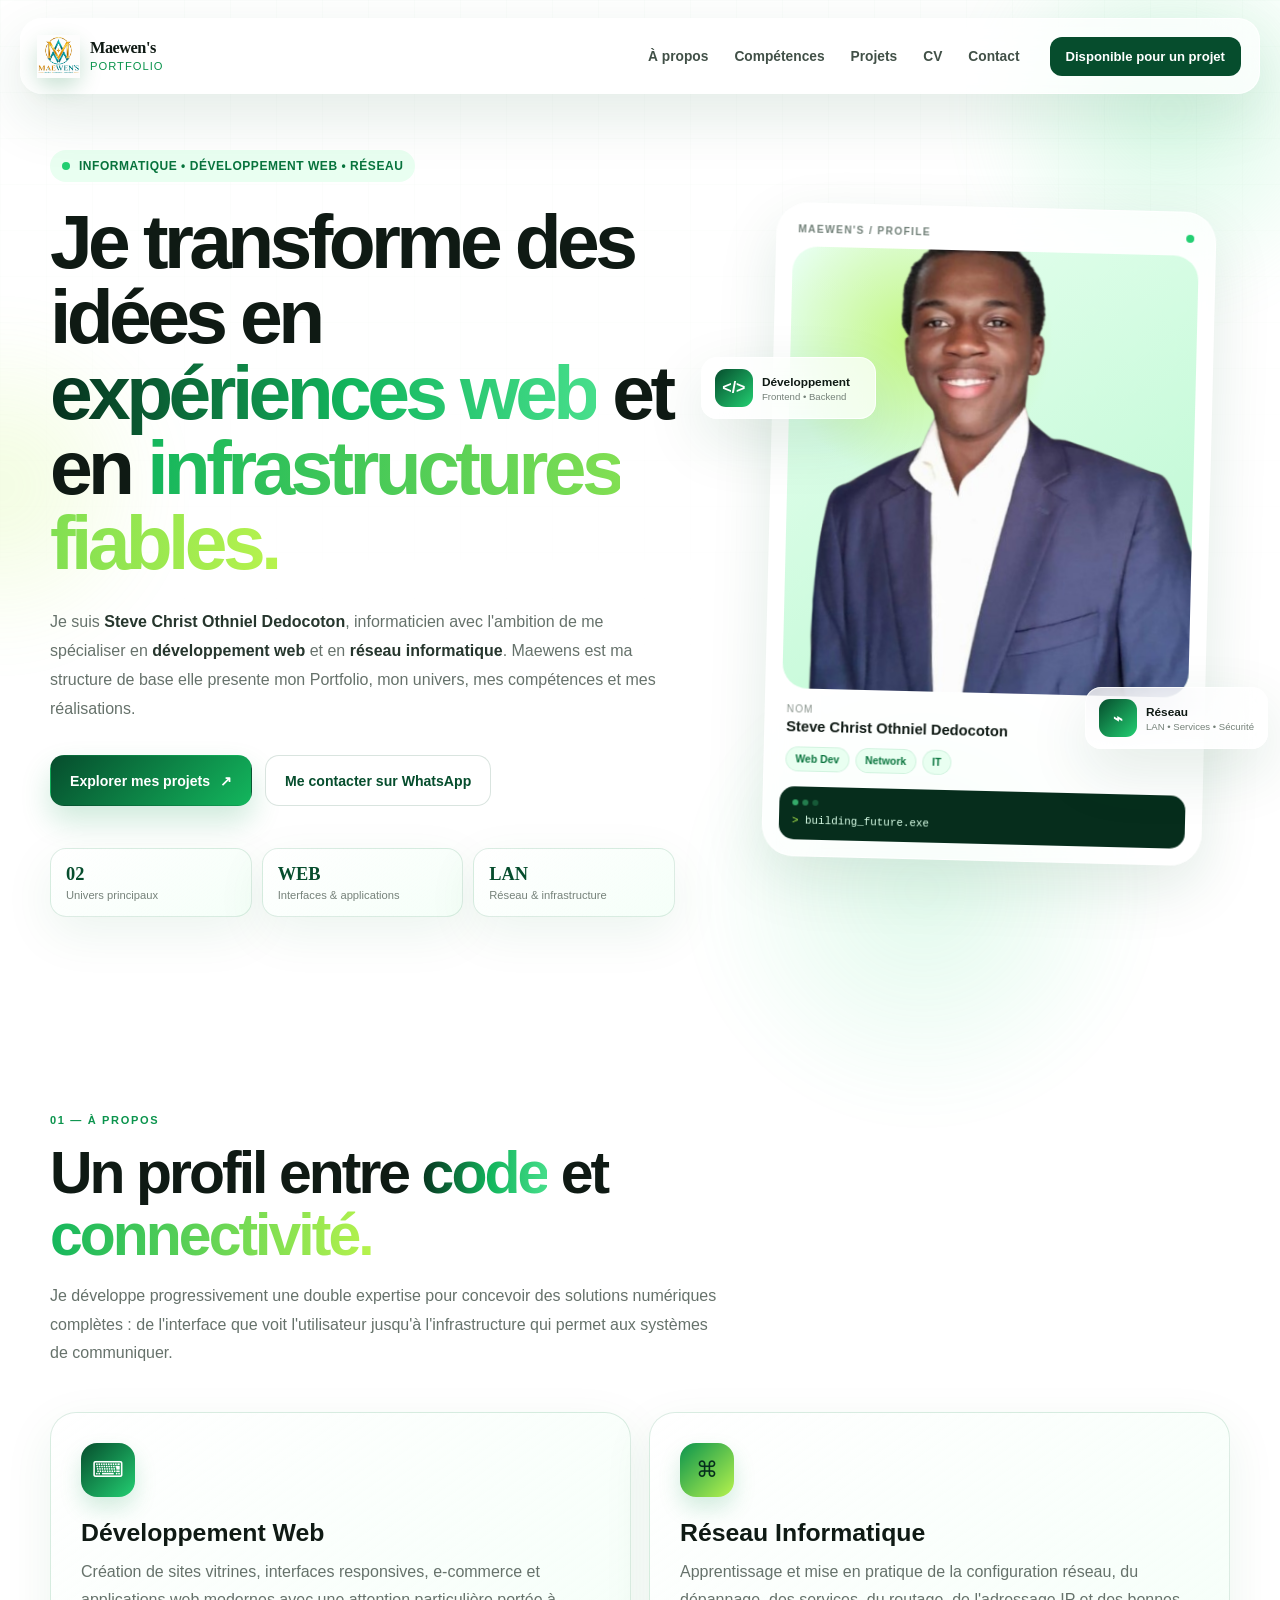
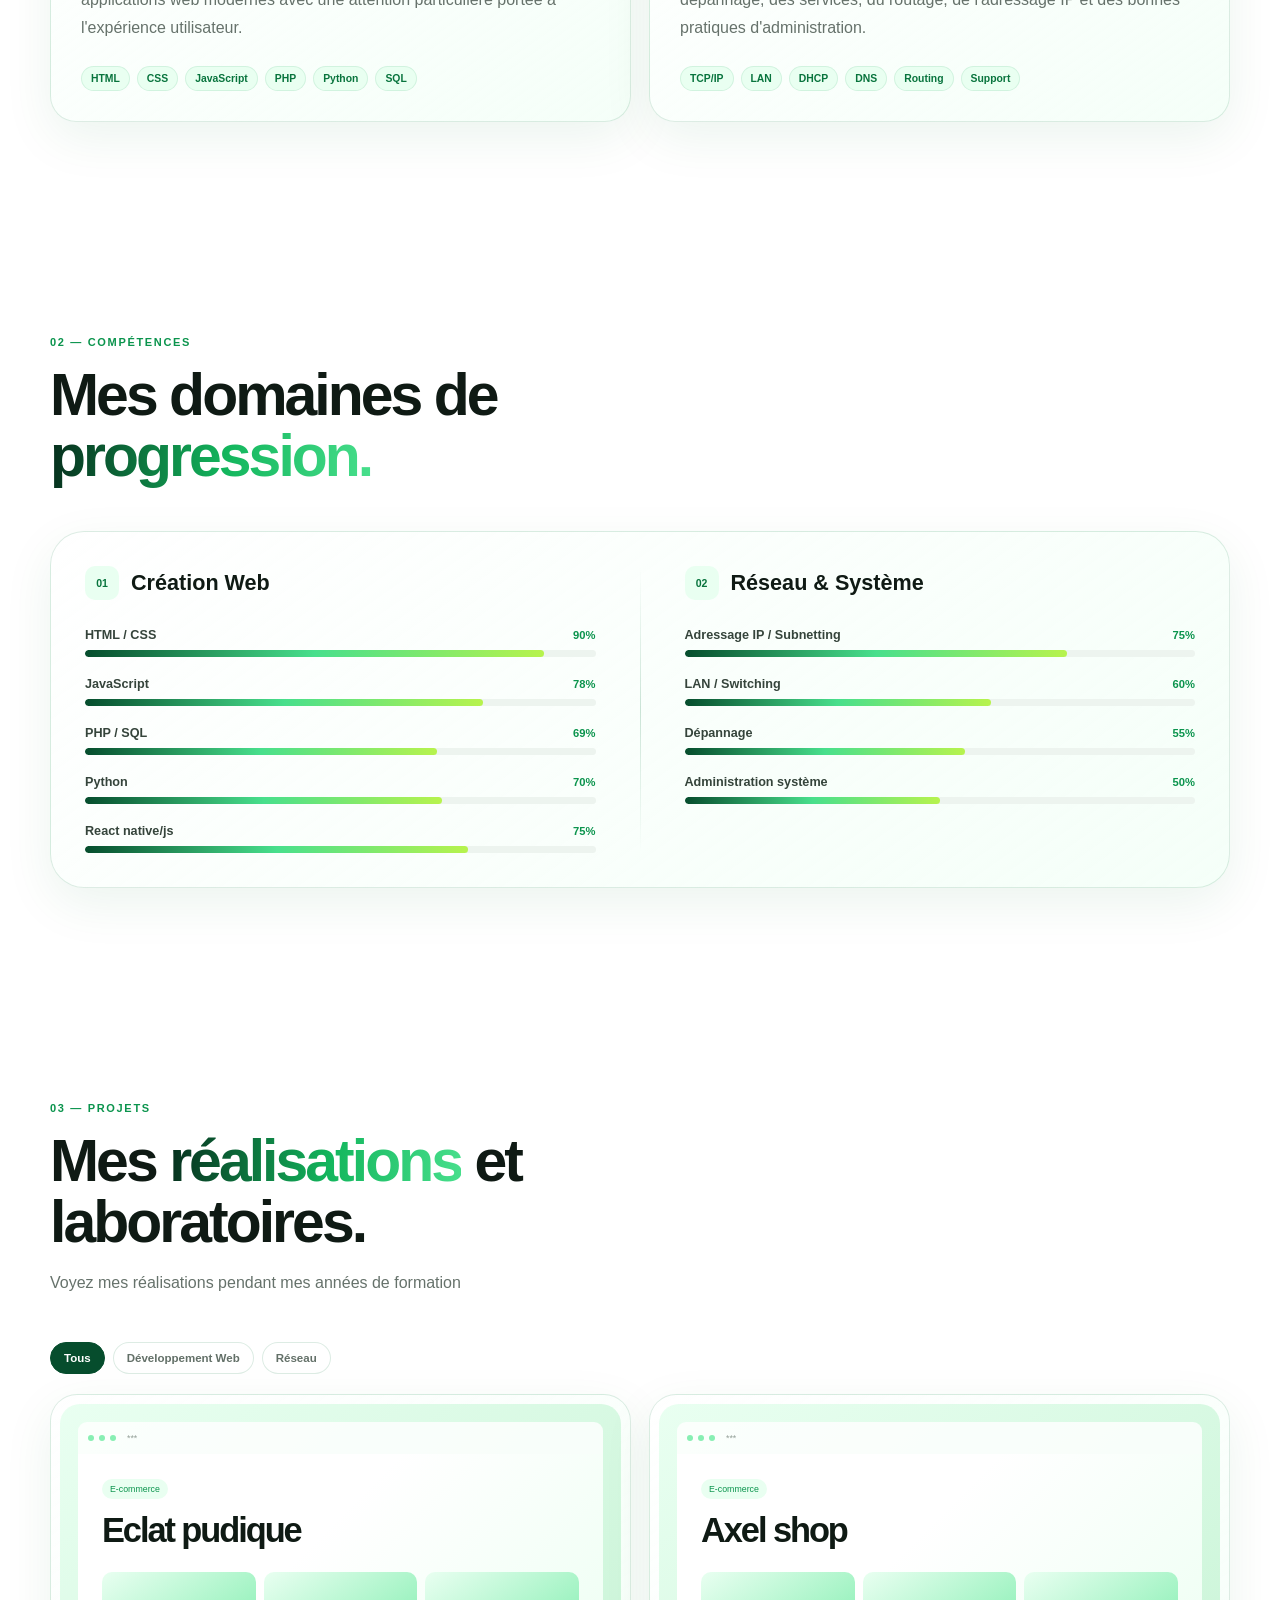
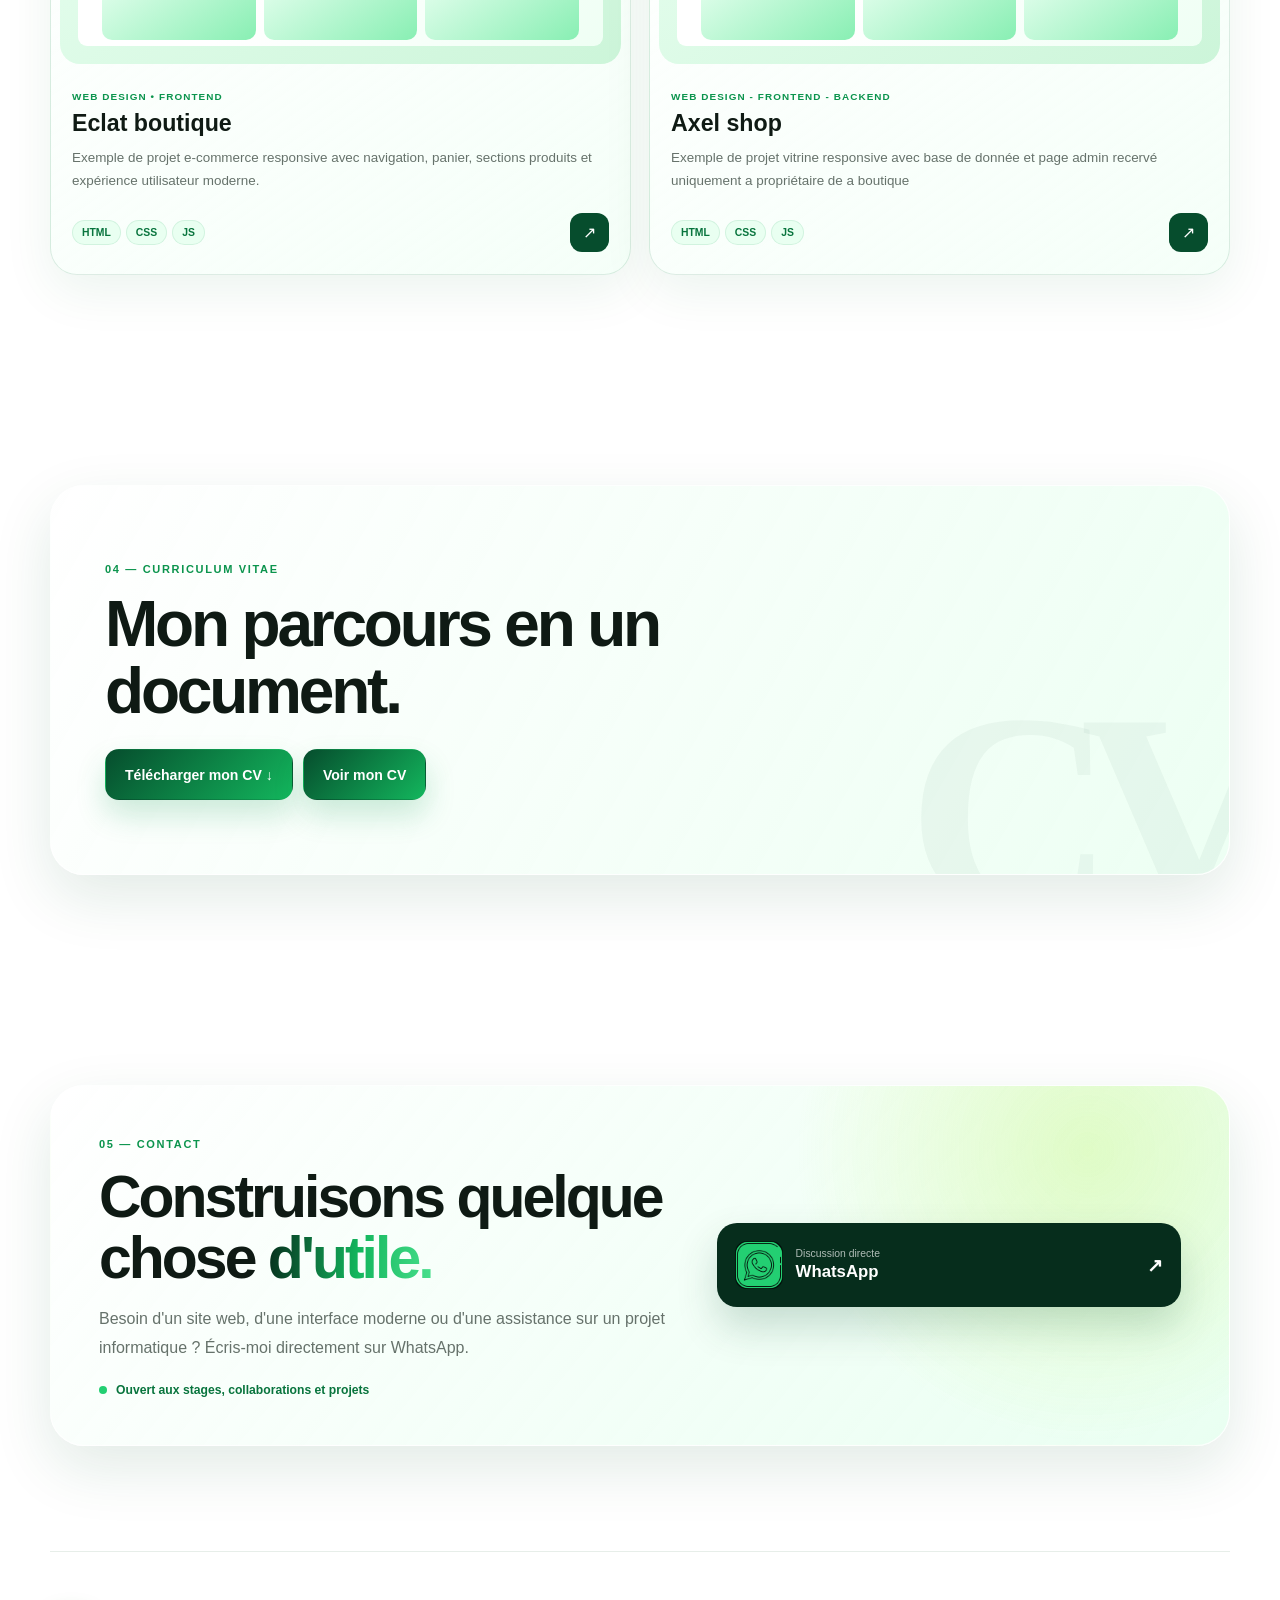
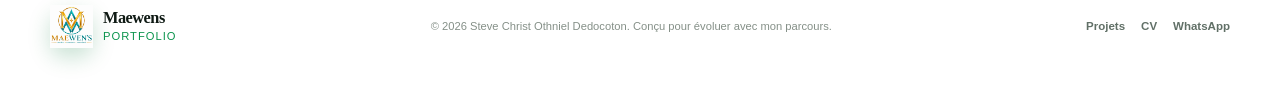
<file: index.html>
<!DOCTYPE html>
<html lang="fr">
<head>
  <meta charset="UTF-8" />
  <meta name="viewport" content="width=device-width, initial-scale=1.0" />
 
  <title>Maewens Portfolio | Steve Christ Othniel Dedocoton</title>
  <link rel="stylesheet" href="style.css" />
</head>

<body>
  <div class="bg-orb orb-1"></div>
  <div class="bg-orb orb-2"></div>
  <div class="bg-orb orb-3"></div>
  <div class="grid-overlay"></div>

  <header class="header glass">
    <a href="#accueil" class="brand" aria-label="Accueil Maewens Portfolio">
      <span class="brand-mark"><img src="maewens.png" alt="Maewens"></span>
      <span>
        <strong>Maewen's</strong>
        <small>portfolio</small>
      </span>
    </a>

    <nav class="desktop-nav" aria-label="Navigation principale">
      <a href="#apropos">À propos</a>
      <a href="#competences">Compétences</a>
      <a href="#projets">Projets</a>
      <a href="#cv">CV</a>
      <a href="#contact">Contact</a>
    </nav>

    <a class="header-cta" href="#contact">Disponible pour un projet</a>
  </header>

  <main>
    <section class="hero" id="accueil">
      <div class="hero-copy reveal">
        <div class="eyebrow">
          <span class="pulse-dot"></span>
          Informatique • Développement web • Réseau
        </div>

        <h1>
          Je transforme des idées en
          <span class="gradient-text">expériences web</span>
          et en
          <span class="gradient-text alt">infrastructures fiables.</span>
        </h1>

        <p class="hero-intro">
          Je suis <strong>Steve Christ Othniel Dedocoton</strong>, informaticien avec l'ambition
          de me spécialiser en <strong>développement web</strong> et en
          <strong>réseau informatique</strong>. Maewens est ma structure de base elle presente mon Portfolio, mon univers,
          mes compétences et mes réalisations.
        </p>

        <div class="hero-actions">
          <a href="#projets" class="btn btn-primary">Explorer mes projets <span>↗</span></a>
          <a href="#contact" class="btn btn-secondary">Me contacter sur WhatsApp</a>
        </div>

        <div class="hero-stats">
          <div class="stat glass-card">
            <strong>02</strong>
            <span>Univers principaux</span>
          </div>
          <div class="stat glass-card">
            <strong>WEB</strong>
            <span>Interfaces & applications</span>
          </div>
          <div class="stat glass-card">
            <strong>LAN</strong>
            <span>Réseau & infrastructure</span>
          </div>
        </div>
      </div>

      <div class="hero-visual reveal">
        <div class="profile-card glass">
          <div class="profile-topline">
            <span>MAEWEN'S / PROFILE</span>
            <span class="status-dot"></span>
          </div>

          <div class="photo-frame" id="photoFrame">
            <img id="profileImage" src="mon_image-removebg-preview.png" alt="Photo de Steve Christ Othniel Dedocoton">
            <label for="profileUpload" class="photo-upload">
              
            </label>
            <input id="profileUpload" type="file" accept="image/*">
          </div>

          <div class="profile-meta">
            <div>
              <span class="profile-label">Nom</span>
              <strong>Steve Christ Othniel Dedocoton</strong>
            </div>
            <div class="profile-tags">
              <span>Web Dev</span>
              <span>Network</span>
              <span>IT</span>
            </div>
          </div>

          <div class="mini-console">
            <div class="console-dots"><i></i><i></i><i></i></div>
            <code><span>&gt;</span> building_future.exe <b class="typing"></b></code>
          </div>
        </div>

        <div class="floating-chip chip-code glass">
          <span class="chip-icon">&lt;/&gt;</span>
          <div><strong>Développement</strong><small>Frontend • Backend</small></div>
        </div>

        <div class="floating-chip chip-network glass">
          <span class="chip-icon">⌁</span>
          <div><strong>Réseau</strong><small>LAN • Services • Sécurité</small></div>
        </div>
      </div>
    </section>

    <section class="section" id="apropos">
      <div class="section-heading reveal">
        <span class="section-kicker">01 — À PROPOS</span>
        <h2>Un profil entre <span class="gradient-text">code</span> et <span class="gradient-text alt">connectivité.</span></h2>
        <p>Je développe progressivement une double expertise pour concevoir des solutions numériques complètes : de l'interface que voit l'utilisateur jusqu'à l'infrastructure qui permet aux systèmes de communiquer.</p>
      </div>

      <div class="about-grid">
        <article class="about-card glass-card reveal tilt-card">
          <div class="icon-box">⌨</div>
          <h3>Développement Web</h3>
          <p>Création de sites vitrines, interfaces responsives, e-commerce et applications web modernes avec une attention particulière portée à l'expérience utilisateur.</p>
          <div class="tech-list">
            <span>HTML</span><span>CSS</span><span>JavaScript</span><span>PHP</span><span>Python</span><span>SQL</span>
          </div>
        </article>

        <article class="about-card glass-card reveal tilt-card">
          <div class="icon-box network-icon">⌘</div>
          <h3>Réseau Informatique</h3>
          <p>Apprentissage et mise en pratique de la configuration réseau, du dépannage, des services, du routage, de l'adressage IP et des bonnes pratiques d'administration.</p>
          <div class="tech-list">
            <span>TCP/IP</span><span>LAN</span><span>DHCP</span><span>DNS</span><span>Routing</span><span>Support</span>
          </div>
        </article>
      </div>
    </section>

    <section class="section" id="competences">
      <div class="section-heading reveal">
        <span class="section-kicker">02 — COMPÉTENCES</span>
        <h2>Mes domaines de <span class="gradient-text">progression.</span></h2>
      </div>

      <div class="skills-board glass-card reveal">
        <div class="skill-column">
          <div class="skill-title">
            <span>01</span>
            <h3>Création Web</h3>
          </div>

          <div class="skill-item">
            <div class="skill-line"><span>HTML / CSS</span><b>90%</b></div>
            <div class="bar"><i style="--level:90%"></i></div>
          </div>
          <div class="skill-item">
            <div class="skill-line"><span>JavaScript</span><b>78%</b></div>
            <div class="bar"><i style="--level:78%"></i></div>
          </div>
          <div class="skill-item">
            <div class="skill-line"><span>PHP / SQL</span><b>69%</b></div>
            <div class="bar"><i style="--level:69%"></i></div>
          </div>
          <div class="skill-item">
            <div class="skill-line"><span>Python</span><b>70%</b></div>
            <div class="bar"><i style="--level:70%"></i></div>
          </div>
          <div class="skill-item">
            <div class="skill-line"><span>React native/js</span><b>75%</b></div>
            <div class="bar"><i style="--level:75%"></i></div>
          </div>
        </div>

        <div class="skills-divider"></div>

        <div class="skill-column">
          <div class="skill-title">
            <span>02</span>
            <h3>Réseau & Système</h3>
          </div>

          <div class="skill-item">
            <div class="skill-line"><span>Adressage IP / Subnetting</span><b>75%</b></div>
            <div class="bar"><i style="--level:75%"></i></div>
          </div>
          <div class="skill-item">
            <div class="skill-line"><span>LAN / Switching</span><b>60%</b></div>
            <div class="bar"><i style="--level:60%"></i></div>
          </div>
          <div class="skill-item">
            <div class="skill-line"><span>Dépannage</span><b>55%</b></div>
            <div class="bar"><i style="--level:55%"></i></div>
          </div>
          <div class="skill-item">
            <div class="skill-line"><span>Administration système</span><b>50%</b></div>
            <div class="bar"><i style="--level:50%"></i></div>
          </div>
        </div>
      </div>

    </section>

    <section class="section projects-section" id="projets">
      <div class="section-heading reveal">
        <span class="section-kicker">03 — PROJETS</span>
        <h2>Mes <span class="gradient-text">réalisations</span> et laboratoires.</h2>
        <p>Voyez mes réalisations pendant mes années de formation</p>
      </div>

      <div class="project-filters reveal">
        <button class="filter-btn active" data-filter="all">Tous</button>
        <button class="filter-btn" data-filter="web">Développement Web</button>
        <button class="filter-btn" data-filter="network">Réseau</button>
      </div>

      <div class="projects-grid">
        <article class="project-card glass-card reveal" data-category="web">
          <div class="project-preview preview-store">
            <div class="browser-bar"><i></i><i></i><i></i><span><a href="#">***</a></span></div>
            <div class="mock-content">
              <span class="mock-pill">E-commerce</span>
              <h4>Eclat pudique</h4>
              <div class="mock-products"><i></i><i></i><i></i></div>
            </div>
          </div>
          <div class="project-body">
            <div class="project-type">WEB DESIGN • FRONTEND</div>
            <h3>Eclat boutique</h3>
            <p>Exemple de projet e-commerce responsive avec navigation, panier, sections produits et expérience utilisateur moderne.</p>
            <div class="project-footer">
              <div class="tags"><span>HTML</span><span>CSS</span><span>JS</span></div>
              <a href="e-cormecre1.html" class="project-link" aria-label="Lien du projet Eclat pudique boutique">↗</a>
            </div>
          </div>
        </article>


        <article class="project-card glass-card reveal" data-category="web">
          <div class="project-preview preview-store">
            <div class="browser-bar"><i></i><i></i><i></i><span><a href="#">***</a></span></div>
            <div class="mock-content">
              <span class="mock-pill">E-commerce</span>
              <h4>Axel shop</h4>
              <div class="mock-products"><i></i><i></i><i></i></div>
            </div>
          </div>
          <div class="project-body">
            <div class="project-type">WEB DESIGN - FRONTEND - BACKEND</div>
            <h3>Axel shop</h3>
            <p>Exemple de projet vitrine responsive avec base de donnée et page admin recervé uniquement a propriétaire de a boutique </p>
            <div class="project-footer">
              <div class="tags"><span>HTML</span><span>CSS</span><span>JS</span></div>
              <a href="boutaxel.html" class="project-link" aria-label="Lien du projet axel boutique">↗</a>
            </div>
          </div>
        </article>      
        
      </div>
    </section>

    <section class="section" id="cv">
      <div class="cv-card glass reveal">
        <div class="cv-decoration">CV</div>
        <div class="cv-content">
          <span class="section-kicker">04 — CURRICULUM VITAE</span>
          <h2>Mon parcours en un document.</h2>
          
          <div class="cv-actions">
            <a class="btn btn-primary" href="admissible au Bts 2025 - 2026.pdf" download>Télécharger mon CV ↓</a>
            <a class="btn btn-primary" href="admissible au Bts 2025 - 2026.pdf"  rel="noopener noreferrer" class="btn-cv">
                Voir mon CV
            </a>
          </div>


        </div>
      </div>
    </section>

    <section class="section contact-section" id="contact">
      <div class="contact-card glass reveal">
        <div>
          <span class="section-kicker">05 — CONTACT</span>
          <h2>Construisons quelque chose <span class="gradient-text">d'utile.</span></h2>
          <p>Besoin d'un site web, d'une interface moderne ou d'une assistance sur un projet informatique ? Écris-moi directement sur WhatsApp.</p>

          <div class="availability">
            <span class="pulse-dot"></span>
            Ouvert aux stages, collaborations et projets
          </div>
        </div>

        <div class="contact-action">
          <a id="whatsappBtn" class="whatsapp-btn" href="#" target="_blank" rel="noopener">
            <span class="wa-icon"><img src="whats.jpeg" alt="what"></span>
            <span>
              <small>Discussion directe</small>
              <strong>WhatsApp</strong>
            </span>
            <b>↗</b>
          </a>

        </div>
      </div>
    </section>
  </main>

  <footer>
    <a href="#accueil" class="brand footer-brand">
      <span class="brand-mark"><img src="maewens.png" alt="Maewens"></span>
      <span><strong>Maewens</strong><small>portfolio</small></span>
    </a>

    <p>© <span id="year"></span> Steve Christ Othniel Dedocoton. Conçu pour évoluer avec mon parcours.</p>

    <div class="footer-links">
      <a href="#projets">Projets</a>
      <a href="#cv">CV</a>
      <a href="#contact">WhatsApp</a>
    </div>
  </footer>

  <button class="back-to-top glass" id="backToTop" aria-label="Retour en haut">↑</button>

  <script src="script.js"></script>
</body>
</html>
</file>
<file: style.css>
:root {
  --white: #ffffff;
  --ink: #0f1a14;
  --muted: #66726b;
  --green-950: #062d1c;
  --green-900: #064d2d;
  --green-800: #08743d;
  --green-700: #0b944d;
  --green-600: #13b65d;
  --green-500: #23cf72;
  --green-400: #48df8c;
  --green-300: #88efb3;
  --green-200: #c8f8da;
  --green-100: #e9fff1;
  --green-lime: #b7f34d;
  --glass: rgba(255,255,255,.68);
  --border: rgba(18, 122, 63, .14);
  --shadow: 0 22px 60px rgba(17, 87, 49, .12);
  --radius-xl: 34px;
  --radius-lg: 26px;
  --radius-md: 18px;
  --container: 1180px;
}

*{ 
  box-sizing: border-box; 
  margin: 0; 
  padding: 0; 
}

html { 
  scroll-behavior: smooth; 
}

body {
  font-family: "Manrope", sans-serif;
  background: var(--white);
  color: var(--ink);
  min-height: 100vh;
  overflow-x: hidden;
}

body.menu-open { 
  overflow: hidden; 
}

a { 
  color: inherit; 
  text-decoration: none; 
}
button, input { 
  font: inherit; 
}
img { 
  max-width: 100%; 
  display: block; 
}

.grid-overlay {
  position: fixed;
  inset: 0;
  pointer-events: none;
  z-index: -4;
  opacity: .45;
  background-image:
  linear-gradient(rgba(11,148,77,.035) 1px, transparent 1px),
  linear-gradient(90deg, rgba(11,148,77,.035) 1px, transparent 1px);
  background-size: 46px 46px;
  mask-image: linear-gradient(to bottom, #000, transparent 86%);
}

.bg-orb {
  position: fixed;
  border-radius: 999px;
  filter: blur(28px);
  opacity: .33;
  z-index: -5;
  pointer-events: none;
}
.orb-1 {
  width: 420px; height: 420px;
  background: radial-gradient(circle, var(--green-300), transparent 67%);
  top: -100px; right: -100px;
}
.orb-2 {
  width: 360px; height: 360px;
  background: radial-gradient(circle, var(--green-lime), transparent 68%);
  top: 34%; left: -180px;
  opacity: .18;
}
.orb-3 {
  width: 460px; height: 460px;
  background: radial-gradient(circle, var(--green-400), transparent 70%);
  bottom: -220px; right: 10%;
  opacity: .16;
}

.glass {
  background: rgba(255,255,255,.72);
  border: 1px solid rgba(255,255,255,.84);
  box-shadow: var(--shadow);
  backdrop-filter: blur(25px);
  -webkit-backdrop-filter: blur(25px);
}

.glass-card {
  background:
    linear-gradient(145deg, rgba(255,255,255,.86), rgba(238,255,244,.6));
  border: 1px solid var(--border);
  box-shadow: 0 16px 50px rgba(11, 112, 57, .08);
  backdrop-filter: blur(15px);
  -webkit-backdrop-filter: blur(15px);
}

.header {
  width: min(calc(100% - 34px), 1240px);
  height: 76px;
  padding: 0 18px 0 16px;
  position: fixed;
  top: 18px;
  left: 50%;
  transform: translateX(-50%);
  border-radius: 22px;
  z-index: 100;
  display: flex;
  align-items: center;
  gap: 30px;
}

.brand {
  display: inline-flex;
  align-items: center;
  gap: 10px;
  min-width: max-content;
}

.brand-mark {
  width: 43px; height: 43px;
  border-radius: 13px;
  display: grid;
  place-items: center;
  background: linear-gradient(135deg, var(--green-900), var(--green-500));
  color: white;
  font-family: "Space Grotesk", sans-serif;
  font-weight: 700;
  box-shadow: 0 9px 22px rgba(5, 117, 54, .22);
}

.brand > span:last-child { 
  display: flex; 
  flex-direction: column; 
  line-height: 1; 
}
.brand strong { 
  font-family: "Space Grotesk"; 
  letter-spacing: -.03em; 
  font-size: 1.02rem; 
}
.brand small { 
  font-size: .7rem; 
  color: var(--green-700); 
  margin-top: 4px; 
  letter-spacing: .09em; 
  text-transform: uppercase; 
}

.desktop-nav {
  display: flex;
  align-items: center;
  justify-content: center;
  gap: 26px;
  margin-left: auto;
}

.desktop-nav a {
  font-size: .86rem;
  color: #415047;
  font-weight: 600;
  transition: .25s ease;
  position: relative;
}

.desktop-nav a::after {
  content: "";
  position: absolute;
  left: 0; right: 0;
  bottom: -8px;
  height: 2px;
  background: var(--green-600);
  transform: scaleX(0);
  transform-origin: center;
  transition: .25s ease;
}

.desktop-nav a:hover { 
  color: var(--green-800); 
}
.desktop-nav a:hover::after { 
  transform: scaleX(1); 
}

.header-cta {
  font-size: .82rem;
  font-weight: 800;
  color: white;
  background: var(--green-900);
  padding: 12px 16px;
  border-radius: 12px;
  transition: .25s ease;
}
.header-cta:hover { 
  transform: translateY(-2px); 
  background: var(--green-700); 
}

.menu-toggle {
  display: none;
  width: 46px; height: 46px;
  border: 0;
  background: var(--green-100);
  border-radius: 13px;
  cursor: pointer;
  margin-left: auto;
  position: relative;
}
.menu-toggle span {
  position: absolute;
  width: 21px;
  height: 2px;
  border-radius: 9px;
  background: var(--green-900);
  left: 50%;
  transform: translateX(-50%);
  transition: .25s ease;
}
.menu-toggle span:nth-child(1){ top: 15px; }
.menu-toggle span:nth-child(2){ top: 22px; }
.menu-toggle span:nth-child(3){ top: 29px; }
.menu-toggle.active span:nth-child(1){ top: 22px; transform: translateX(-50%) rotate(45deg); }
.menu-toggle.active span:nth-child(2){ opacity: 0; }
.menu-toggle.active span:nth-child(3){ top: 22px; transform: translateX(-50%) rotate(-45deg); }

.mobile-menu {
  display: none;
  position: fixed;
  z-index: 95;
  top: 104px;
  right: 18px;
  width: min(310px, calc(100% - 36px));
  padding: 12px;
  border-radius: 22px;
  flex-direction: column;
  gap: 5px;
  opacity: 0;
  transform: translateY(-12px) scale(.98);
  pointer-events: none;
  transition: .25s ease;
}
.mobile-menu.open { opacity: 1; transform: none; pointer-events: auto; }
.mobile-menu a {
  padding: 14px 16px;
  border-radius: 13px;
  font-weight: 700;
}
.mobile-menu a:hover { background: var(--green-100); color: var(--green-800); }

main { overflow: hidden; }

.hero {
  width: min(calc(100% - 40px), var(--container));
  margin: 0 auto;
  min-height: 100vh;
  padding: 150px 0 88px;
  display: grid;
  grid-template-columns: 1.13fr .87fr;
  align-items: center;
  gap: 74px;
}

.eyebrow {
  display: inline-flex;
  align-items: center;
  gap: 9px;
  padding: 9px 12px;
  border-radius: 999px;
  background: var(--green-100);
  color: var(--green-800);
  font-size: .75rem;
  font-weight: 800;
  letter-spacing: .045em;
  text-transform: uppercase;
  margin-bottom: 22px;
}

.pulse-dot, .status-dot {
  width: 8px; height: 8px;
  background: var(--green-500);
  border-radius: 50%;
  box-shadow: 0 0 0 0 rgba(35,207,114,.4);
  animation: pulse 2s infinite;
}

@keyframes pulse {
  70% { box-shadow: 0 0 0 9px rgba(35,207,114,0); }
  100% { box-shadow: 0 0 0 0 rgba(35,207,114,0); }
}

h1, h2, h3, h4 { font-family: "Space Grotesk", sans-serif; }

.hero h1 {
  font-size: clamp(3rem, 6vw, 5.85rem);
  line-height: .98;
  letter-spacing: -.06em;
  font-weight: 700;
  max-width: 800px;
}

.gradient-text {
  background: linear-gradient(95deg, var(--green-950), var(--green-600) 55%, var(--green-400));
  -webkit-background-clip: text;
  background-clip: text;
  color: transparent;
}
.gradient-text.alt {
  background-image: linear-gradient(95deg, var(--green-600), var(--green-lime));
}

.hero-intro {
  color: var(--muted);
  font-size: 1rem;
  line-height: 1.8;
  max-width: 680px;
  margin-top: 28px;
}
.hero-intro strong { color: #26362d; }

.hero-actions { display: flex; gap: 13px; margin-top: 32px; flex-wrap: wrap; }

.btn {
  min-height: 51px;
  padding: 0 19px;
  border-radius: 14px;
  display: inline-flex;
  align-items: center;
  justify-content: center;
  gap: 10px;
  font-size: .88rem;
  font-weight: 800;
  transition: .25s ease;
  cursor: pointer;
  border: 1px solid transparent;
}
.btn-primary {
  color: white;
  background: linear-gradient(135deg, var(--green-900), var(--green-600));
  box-shadow: 0 15px 30px rgba(11,148,77,.2);
}
.btn-primary:hover { transform: translateY(-3px); box-shadow: 0 19px 36px rgba(11,148,77,.28); }
.btn-secondary { background: white; border-color: rgba(6,77,45,.15); color: var(--green-900); }
.btn-secondary:hover { transform: translateY(-3px); border-color: var(--green-400); }

.hero-stats { display: grid; grid-template-columns: repeat(3, 1fr); gap: 10px; margin-top: 42px; }
.stat { padding: 15px; border-radius: 16px; }
.stat strong { display: block; font-family: "Space Grotesk"; color: var(--green-900); font-size: 1.15rem; }
.stat span { display: block; color: #76827a; font-size: .7rem; margin-top: 4px; }

.hero-visual { position: relative; display: flex; justify-content: center; }
.profile-card {
  width: min(100%, 440px);
  border-radius: 32px;
  padding: 16px;
  position: relative;
  transform: rotate(1.4deg);
}

.profile-topline {
  display: flex;
  justify-content: space-between;
  align-items: center;
  padding: 4px 5px 12px;
  font-size: .64rem;
  letter-spacing: .13em;
  color: #718078;
  font-weight: 700;
}

.photo-frame {
  aspect-ratio: 4 / 4.35;
  overflow: hidden;
  position: relative;
  border-radius: 25px;
  background:
    radial-gradient(circle at 30% 20%, rgba(183,243,77,.65), transparent 31%),
    linear-gradient(145deg, #e8fff0, #b9f8d0);
}
.photo-frame img { width: 100%; height: 100%; object-fit: cover; }

.photo-upload {
  position: absolute;
  left: 50%;
  bottom: 15px;
  transform: translateX(-50%);
  padding: 9px 12px;
  border-radius: 12px;
  background: rgba(3,58,32,.75);
  color: white;
  backdrop-filter: blur(10px);
  display: flex;
  align-items: center;
  gap: 7px;
  font-size: .72rem;
  font-weight: 700;
  cursor: pointer;
  opacity: 0;
  transition: .25s ease;
}
.photo-frame:hover .photo-upload { opacity: 1; }
#profileUpload, #cvUpload { display: none; }

.profile-meta { padding: 15px 5px 2px; }
.profile-label {
  color: #8a958e;
  font-size: .63rem;
  text-transform: uppercase;
  letter-spacing: .11em;
  display: block;
}
.profile-meta strong { font-size: .92rem; display: block; margin-top: 4px; }
.profile-tags { display: flex; gap: 6px; margin-top: 12px; flex-wrap: wrap; }
.profile-tags span, .tech-list span, .tags span {
  background: var(--green-100);
  color: var(--green-800);
  border: 1px solid rgba(11,148,77,.11);
  padding: 6px 9px;
  border-radius: 999px;
  font-size: .65rem;
  font-weight: 800;
}

.mini-console {
  background: var(--green-950);
  color: #d9ffe8;
  margin-top: 13px;
  padding: 13px;
  border-radius: 15px;
  font-size: .68rem;
}
.console-dots { display: flex; gap: 4px; margin-bottom: 8px; }
.console-dots i { width: 6px; height: 6px; border-radius: 50%; background: var(--green-400); opacity: .7; }
.console-dots i:nth-child(2){ opacity:.45; }
.console-dots i:nth-child(3){ opacity:.25; }
.mini-console code span { color: var(--green-lime); }

.floating-chip {
  position: absolute;
  z-index: 4;
  min-width: 175px;
  padding: 11px 13px;
  border-radius: 16px;
  display: flex;
  align-items: center;
  gap: 9px;
  animation: float 4s ease-in-out infinite;
}
.chip-code { left: -48px; top: 23%; }
.chip-network { right: -38px; bottom: 17%; animation-delay: -2s; }
.chip-icon {
  width: 38px; height: 38px;
  border-radius: 11px;
  display: grid; place-items: center;
  color: white;
  background: linear-gradient(135deg, var(--green-900), var(--green-500));
  font-weight: 800;
}
.floating-chip strong { display: block; font-size: .74rem; }
.floating-chip small { display: block; color: #748078; margin-top: 2px; font-size: .6rem; }
@keyframes float { 50% { transform: translateY(-10px); } }

.section {
  width: min(calc(100% - 40px), var(--container));
  margin: 0 auto;
  padding: 105px 0;
}

.section-heading { max-width: 760px; margin-bottom: 44px; }
.section-kicker {
  color: var(--green-700);
  font-size: .69rem;
  font-weight: 900;
  letter-spacing: .15em;
  text-transform: uppercase;
}
.section-heading h2, .cv-content h2, .contact-card h2 {
  font-size: clamp(2.25rem, 4.6vw, 4.2rem);
  line-height: 1.04;
  letter-spacing: -.05em;
  margin-top: 14px;
}
.section-heading p, .cv-content p, .contact-card p {
  margin-top: 17px;
  color: var(--muted);
  line-height: 1.8;
  max-width: 680px;
}

.about-grid { display: grid; grid-template-columns: 1fr 1fr; gap: 18px; }
.about-card { padding: 30px; border-radius: var(--radius-lg); transition: transform .16s linear, box-shadow .25s ease; transform-style: preserve-3d; }
.about-card:hover { box-shadow: 0 25px 70px rgba(12,112,58,.13); }
.icon-box {
  width: 54px; height: 54px;
  display: grid; place-items: center;
  border-radius: 16px;
  color: white;
  background: linear-gradient(135deg, var(--green-900), var(--green-500));
  font-size: 1.35rem;
  box-shadow: 0 11px 22px rgba(11,148,77,.18);
}
.network-icon { background: linear-gradient(135deg, var(--green-700), var(--green-lime)); color: var(--green-950); }
.about-card h3 { font-size: 1.55rem; margin-top: 22px; }
.about-card p { color: var(--muted); line-height: 1.75; margin-top: 11px; }
.tech-list { display: flex; flex-wrap: wrap; gap: 7px; margin-top: 24px; }

.skills-board {
  display: grid;
  grid-template-columns: 1fr 1px 1fr;
  gap: 44px;
  padding: 34px;
  border-radius: var(--radius-xl);
}
.skills-divider { width: 1px; background: linear-gradient(transparent, rgba(9,117,61,.2), transparent); }
.skill-title { display: flex; align-items: center; gap: 12px; margin-bottom: 28px; }
.skill-title > span {
  width: 34px; height: 34px; border-radius: 10px;
  display: grid; place-items: center;
  background: var(--green-100); color: var(--green-800);
  font-size: .66rem; font-weight: 900;
}
.skill-title h3 { font-size: 1.35rem; }
.skill-item + .skill-item { margin-top: 20px; }
.skill-line { display: flex; justify-content: space-between; align-items: center; font-size: .79rem; }
.skill-line span { color: #35443b; font-weight: 700; }
.skill-line b { color: var(--green-700); font-size: .7rem; }
.bar { height: 7px; background: #edf4ef; border-radius: 99px; margin-top: 8px; overflow: hidden; }
.bar i {
  display: block; height: 100%; width: 0;
  background: linear-gradient(90deg, var(--green-900), var(--green-400), var(--green-lime));
  border-radius: inherit;
  transition: width 1.2s cubic-bezier(.2,.8,.2,1);
}
.skills-board.animate-bars .bar i { width: var(--level); }


.projects-section { position: relative; }
.project-filters { display: flex; flex-wrap: wrap; gap: 8px; margin-bottom: 20px; }
.filter-btn {
  border: 1px solid var(--border);
  background: white;
  color: #637068;
  padding: 9px 13px;
  border-radius: 999px;
  font-size: .72rem;
  font-weight: 800;
  cursor: pointer;
  transition: .22s ease;
}
.filter-btn:hover, .filter-btn.active { background: var(--green-900); color: white; border-color: var(--green-900); }

.projects-grid { display: grid; grid-template-columns: repeat(2, 1fr); gap: 18px; }
.project-card { border-radius: 27px; overflow: hidden; transition: .3s ease; }
.project-card:hover { transform: translateY(-7px); box-shadow: 0 25px 60px rgba(10, 98, 53, .13); }
.project-card.is-hidden { display: none; }

.project-preview { height: 260px; margin: 9px; border-radius: 20px; overflow: hidden; position: relative; }
.preview-store { background: linear-gradient(145deg, #e9fff1, #ccf5d9); padding: 18px; }
.browser-bar {
  height: 32px; border-radius: 9px 9px 0 0;
  background: rgba(255,255,255,.83);
  display: flex; align-items: center; gap: 5px; padding: 0 10px;
  font-size: .55rem; color: #94a098;
}
.browser-bar i { width: 6px; height: 6px; border-radius: 50%; background: var(--green-300); }
.browser-bar span { margin-left: 6px; }
.mock-content {
  height: calc(100% - 32px);
  padding: 24px;
  background: linear-gradient(135deg, white 45%, #effff4);
  border-radius: 0 0 9px 9px;
}
.mock-pill { font-size:.55rem; color:var(--green-700); background:var(--green-100); padding:5px 8px; border-radius:99px; }
.mock-content h4 { font-size: 2.15rem; margin-top: 15px; letter-spacing:-.06em; }
.mock-products { display:grid; grid-template-columns:repeat(3,1fr); gap:8px; margin-top:22px; }
.mock-products i { height:68px; border-radius:10px; background:linear-gradient(145deg, var(--green-100), var(--green-300)); }

.preview-dashboard { background:#072d1c; display:grid; grid-template-columns:25% 75%; gap:10px; padding:18px; }
.dashboard-side { border-radius:12px; background:#0b4c2d; }
.dashboard-main { background:#f5fff8; border-radius:12px; padding:16px; display:grid; grid-template-columns:1fr 1fr; gap:10px; align-content:start; }
.dashboard-main span { height:48px; border-radius:9px; background:#dff8e8; }
.dashboard-main .chart { grid-column:1/-1; height:105px; border-radius:10px; background:
 linear-gradient(to top, rgba(21,179,91,.12), transparent),
 linear-gradient(120deg, transparent 0 15%, #41d57d 16% 18%, transparent 19% 35%, #148d4c 36% 38%, transparent 39% 55%, #78e9a7 56% 58%, transparent 59%);
 background-color:white; }

.preview-network { background:radial-gradient(circle at center, #effff4, #d9fce6); }
.preview-network svg { position:absolute; inset:0; width:100%; height:100%; }
.preview-network line { stroke:var(--green-500); stroke-width:2; stroke-dasharray:6 7; }
.node { position:absolute; z-index:3; width:48px; height:48px; border-radius:14px; display:grid; place-items:center; font-family:"Space Grotesk"; font-weight:800; font-size:.7rem; box-shadow:0 10px 25px rgba(8,116,61,.15); }
.node.router { left:50%; top:48%; transform:translate(-50%,-50%); background:var(--green-900); color:white; }
.node.server { left:13%; top:12%; background:white; color:var(--green-800); border:1px solid var(--green-300); }
.node.pc { background:white; color:var(--green-800); border:1px solid var(--green-200); }
.p1{ left:8%; bottom:8%; }.p2{ left:45%; bottom:7%; }.p3{ right:7%; bottom:12%; }

.project-body { padding: 18px 21px 22px; }
.project-type { color: var(--green-700); font-size: .62rem; font-weight: 900; letter-spacing: .11em; }
.project-body h3 { font-size: 1.45rem; margin-top: 8px; }
.project-body p { color: var(--muted); line-height: 1.7; font-size: .84rem; margin-top: 10px; }
.project-footer { display: flex; justify-content: space-between; gap: 12px; align-items: center; margin-top: 20px; }
.tags { display:flex; gap:5px; flex-wrap:wrap; }
.project-link {
  min-width: 39px; height: 39px; border-radius: 12px;
  display:grid; place-items:center; background:var(--green-900); color:white;
  transition:.25s ease;
}


.cv-card {
  min-height: 390px;
  border-radius: 34px;
  padding: 54px;
  position: relative;
  overflow: hidden;
  display: flex;
  align-items: center;
  background:
    linear-gradient(120deg, rgba(255,255,255,.92), rgba(232,255,240,.8));
}
.cv-decoration {
  position:absolute;
  right:-25px; bottom:-84px;
  font-family:"Space Grotesk";
  font-size:18rem;
  font-weight:700;
  line-height:1;
  color:rgba(6,77,45,.045);
  letter-spacing:-.12em;
  user-select:none;
}
.cv-content { position:relative; z-index:2; max-width:680px; }
.cv-content h2 { font-size: clamp(2.3rem,5vw,4rem); }
.cv-actions { display:flex; flex-wrap:wrap; gap:10px; margin-top:25px; }
.cv-content small { display:block; color:#8a948d; margin-top:12px; }

.contact-card {
  border-radius: 34px;
  padding: 48px;
  display: grid;
  grid-template-columns: 1.1fr .9fr;
  gap: 50px;
  align-items: center;
  background:
    radial-gradient(circle at 88% 18%, rgba(183,243,77,.28), transparent 27%),
    linear-gradient(130deg, rgba(255,255,255,.92), rgba(226,255,237,.75));
}
.availability { margin-top:20px; display:flex; align-items:center; gap:9px; color:var(--green-800); font-weight:800; font-size:.76rem; }
.whatsapp-btn {
  padding: 18px;
  border-radius: 20px;
  background: var(--green-950);
  color: white;
  display:flex; align-items:center; gap:13px;
  box-shadow: 0 20px 40px rgba(6,77,45,.19);
  transition:.25s ease;
}
.whatsapp-btn:hover { transform:translateY(-5px); background:var(--green-700); }
.wa-icon {
  width:48px; height:48px; border-radius:15px; display:grid; place-items:center;
  background:var(--green-500); font-size:1.25rem;
}
.whatsapp-btn span:nth-child(2){ display:flex; flex-direction:column; flex:1; }
.whatsapp-btn small{ opacity:.68; font-size:.65rem; }
.whatsapp-btn strong{ margin-top:3px; font-size:1.05rem; }
.whatsapp-btn b{ font-size:1.2rem; }


footer {
  width: min(calc(100% - 40px), var(--container));
  margin: 0 auto;
  border-top: 1px solid #e7eee9;
  min-height: 150px;
  display:flex;
  align-items:center;
  justify-content:space-between;
  gap:24px;
}
footer p { font-size:.7rem; color:#859088; text-align:center; }
.footer-links { display:flex; gap:16px; font-size:.72rem; font-weight:700; color:#617067; }
.footer-links a:hover{ color:var(--green-700); }

.back-to-top {
  position: fixed;
  right: 18px; bottom: 18px;
  width: 46px; height: 46px;
  border-radius: 14px;
  border: 1px solid rgba(8,116,61,.12);
  color: var(--green-800);
  font-weight: 900;
  cursor: pointer;
  opacity: 0;
  transform: translateY(15px);
  pointer-events:none;
  transition:.25s ease;
  z-index:80;
}
.back-to-top.show { opacity:1; transform:none; pointer-events:auto; }

.reveal { opacity:0; transform:translateY(24px); transition:opacity .7s ease, transform .7s cubic-bezier(.2,.8,.2,1); }
.reveal.visible { opacity:1; transform:none; }

@media (max-width: 1040px) {
  .desktop-nav { display:none; }
  .header-cta { margin-left:auto; }
  .menu-toggle { display:block; margin-left:0; }
  .mobile-menu { display:flex; }

  .hero { grid-template-columns:1fr; min-height:auto; padding-top:160px; gap:58px; }
  .hero-copy { max-width:840px; }
  .hero-visual { width:min(620px,100%); margin:0 auto; }
  .profile-card { width:min(440px,82vw); }

  .contact-card { grid-template-columns:1fr; }
}

@media (max-width: 780px) {
  .header { top:10px; width:calc(100% - 20px); height:68px; border-radius:18px; }
  .header-cta { display:none; }
  .mobile-menu { top:88px; right:10px; width:calc(100% - 20px); }

  .hero, .section, footer { width:min(calc(100% - 28px), var(--container)); }
  .hero { padding-top:122px; }
  .hero h1 { font-size:clamp(2.65rem,12.4vw,4.6rem); }
  .hero-intro { font-size:.9rem; }
  .hero-stats { grid-template-columns:1fr; }

  .floating-chip { min-width:auto; }
  .chip-code { left:-4px; top:24%; }
  .chip-network { right:-3px; bottom:15%; }

  .section { padding:78px 0; }
  .about-grid, .projects-grid { grid-template-columns:1fr; }
  .skills-board { grid-template-columns:1fr; gap:30px; padding:25px; }
  .skills-divider { width:100%; height:1px; }
  .project-preview { height:230px; }

  .cv-card { padding:36px 25px; min-height:430px; }
  .cv-decoration { font-size:12rem; }
  .contact-card { padding:32px 24px; }

  footer { flex-direction:column; justify-content:center; padding:38px 0; }
}

@media (max-width: 520px) {
  .brand strong { font-size:.9rem; }
  .brand-mark { width:39px; height:39px; }

  .hero-actions .btn { width:100%; }
  .hero-visual { margin-top:5px; }
  .profile-card { width:100%; }
  .floating-chip { display:none; }
  .photo-upload { opacity:1; }

  .section-heading h2, .cv-content h2, .contact-card h2 { font-size:2.45rem; }
  .about-card { padding:24px; }
  .project-filters { display:grid; grid-template-columns:1fr; }
  .filter-btn { border-radius:12px; }
  .cv-actions .btn { width:100%; }
  .contact-card { gap:28px; }
  .whatsapp-btn { padding:14px; }
}

@media (prefers-reduced-motion: reduce) {
  * { scroll-behavior:auto !important; animation:none !important; transition:none !important; }
  .reveal { opacity:1; transform:none; }
}
</file>
